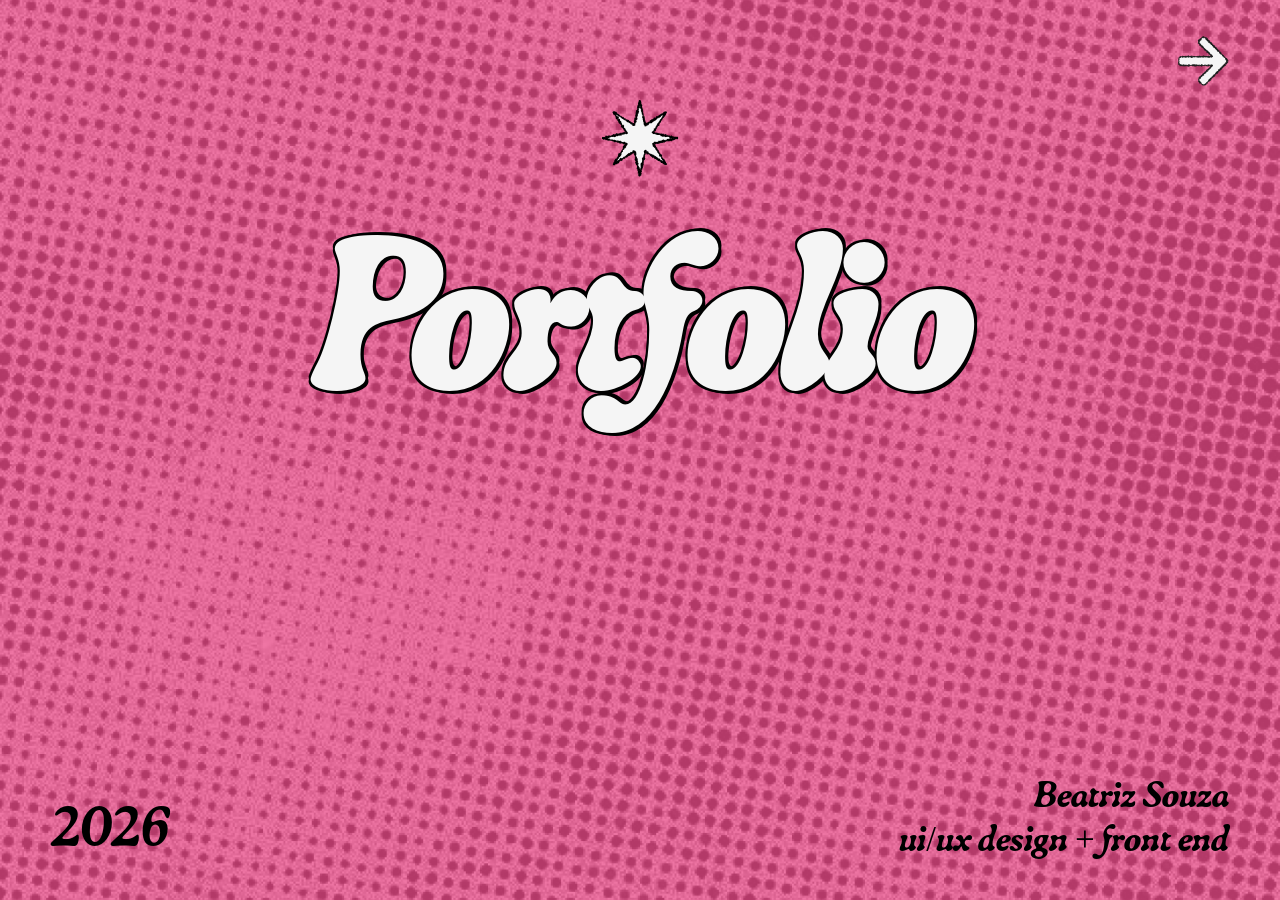
<file: index.html>
<!DOCTYPE html>
<html lang="en">
<head>
    <meta charset="UTF-8">
    <meta name="viewport" content="width=device-width, initial-scale=1.0">
    <title>Portfolio</title>

    <link rel="icon" type="image/svg" href="assets/star.svg" sizes="20x20">
    <link rel="stylesheet" href="styles.css">
</head>
<body>
    <main class="page">
        <img src="assets/star.svg" alt="" class="star"> <!-- estrela no título -->
         
        <h1 class="main-title">Portfolio</h1>

        <div class="footer"> <!-- rodapé c autoria -->
            <span class="year">2026</span>

            <div class="author">
                <p>Beatriz Souza</p>
                <p>ui/ux design + front end</p>
            </div>
        </div>

        <a href="about.html" class="bt-next">
            <img src="assets/arrow.svg" alt="next page">
        </a>

    </main>
</body>
</html>
</file>
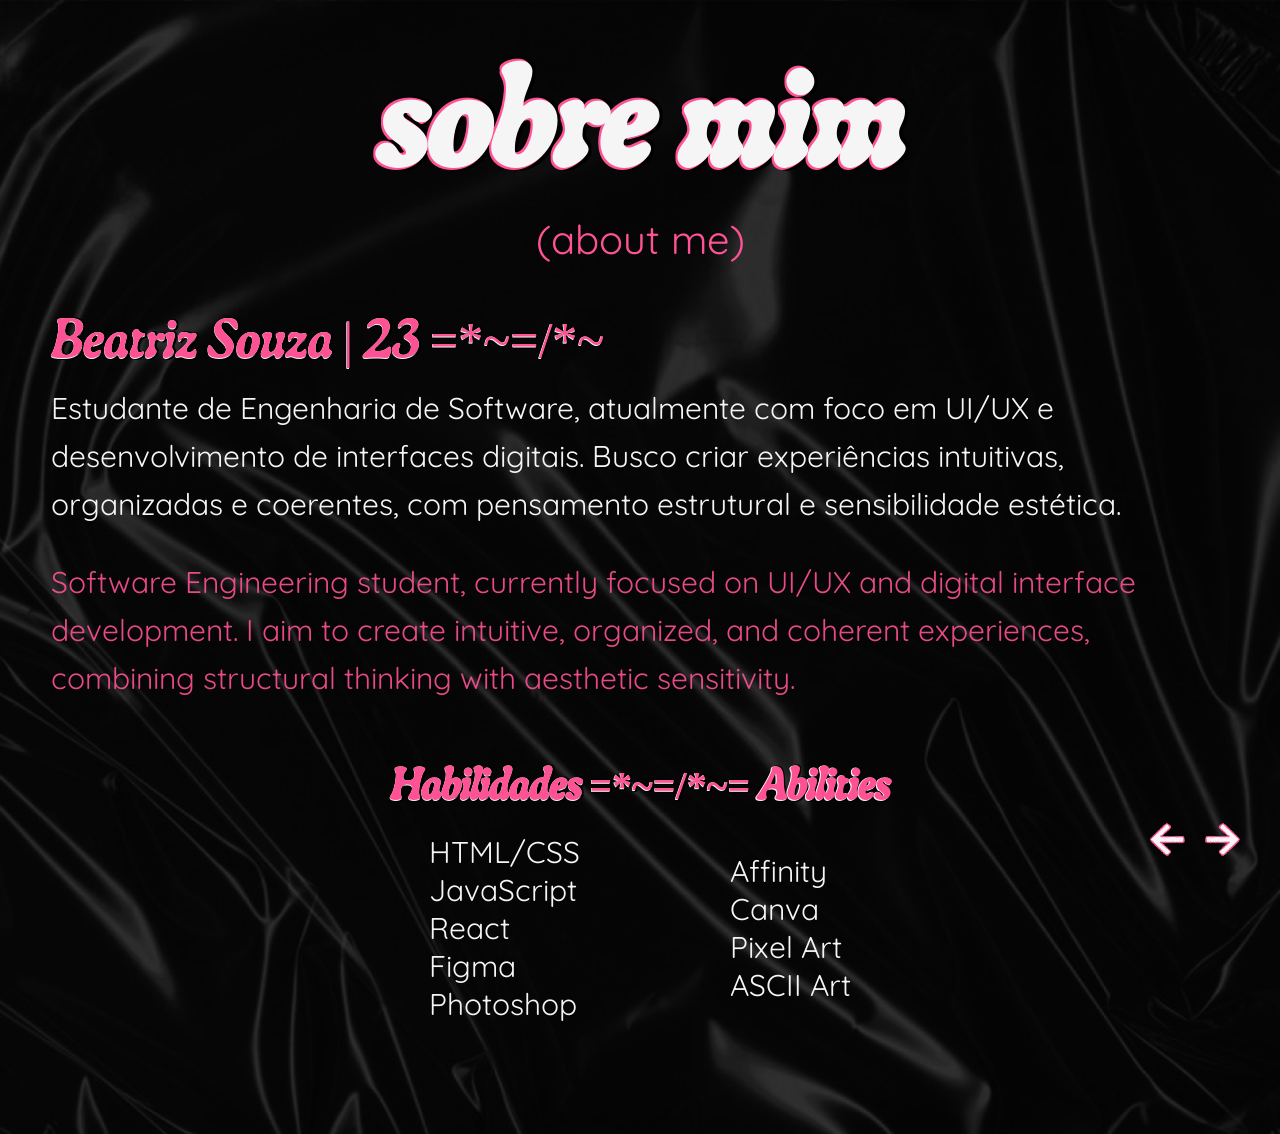
<file: about.html>
<!DOCTYPE html>
<html lang="en">
<head>
    <meta charset="UTF-8">
    <meta name="viewport" content="width=device-width, initial-scale=1.0">
    <title>Sobre mim</title>

    <link rel="icon" type="image/svg" href="assets/star.svg" sizes="20x20">
    <link rel="stylesheet" href="styles.css">
    <link rel="preconnect" href="https://fonts.googleapis.com">
    <link rel="preconnect" href="https://fonts.gstatic.com" crossorigin>
    <link href="https://fonts.googleapis.com/css2?family=Quicksand:wght@300..700&display=swap" rel="stylesheet">
</head>
<body>
    <main class="page-2">
        <div class="header-section">
            <h1 class="div-title">sobre mim</h1>
            <p class="subtitle">(about me)</p>
        </div>

        <div class="about-text">
            <p class="signature">Beatriz Souza | 23 =*~=/*~</p>
            <p>
                Estudante de Engenharia de Software, atualmente com foco em UI/UX e desenvolvimento de interfaces digitais.
                Busco criar experiências intuitivas, organizadas e coerentes, com pensamento estrutural e sensibilidade estética.
            </p>

            <p class="english-text">
                Software Engineering student, currently focused on UI/UX and digital interface development.
                I aim to create intuitive, organized, and coherent experiences, combining structural thinking with aesthetic sensitivity.
            </p>

        </div>

        <div class="skills">
            <h2 class="skills-title">
                Habilidades =*~=/*~= Abilities
            </h2>

            <div class="skills-list">
                <ul>
                    <li>HTML/CSS</li>
                    <li>JavaScript</li>
                    <li>React</li>
                    <li>Figma</li>
                    <li>Photoshop</li>
                </ul>

                <ul>
                    <li>Affinity</li>
                    <li>Canva</li>
                    <li>Pixel Art</li>
                    <li>ASCII Art</li>
                </ul>

            </div>

        </div>

        <div class="navigation">
            <a href="index.html" class="bt-prev">
                <img src="assets/arrow-left-pg.svg" alt="previous page">
            </a>

            <a href="p1.html" class="next previous">
                <img src="assets/arrow-pg.svg" alt="next page">
            </a>
        </div>

    </main>
    
</body>
</html>
</file>
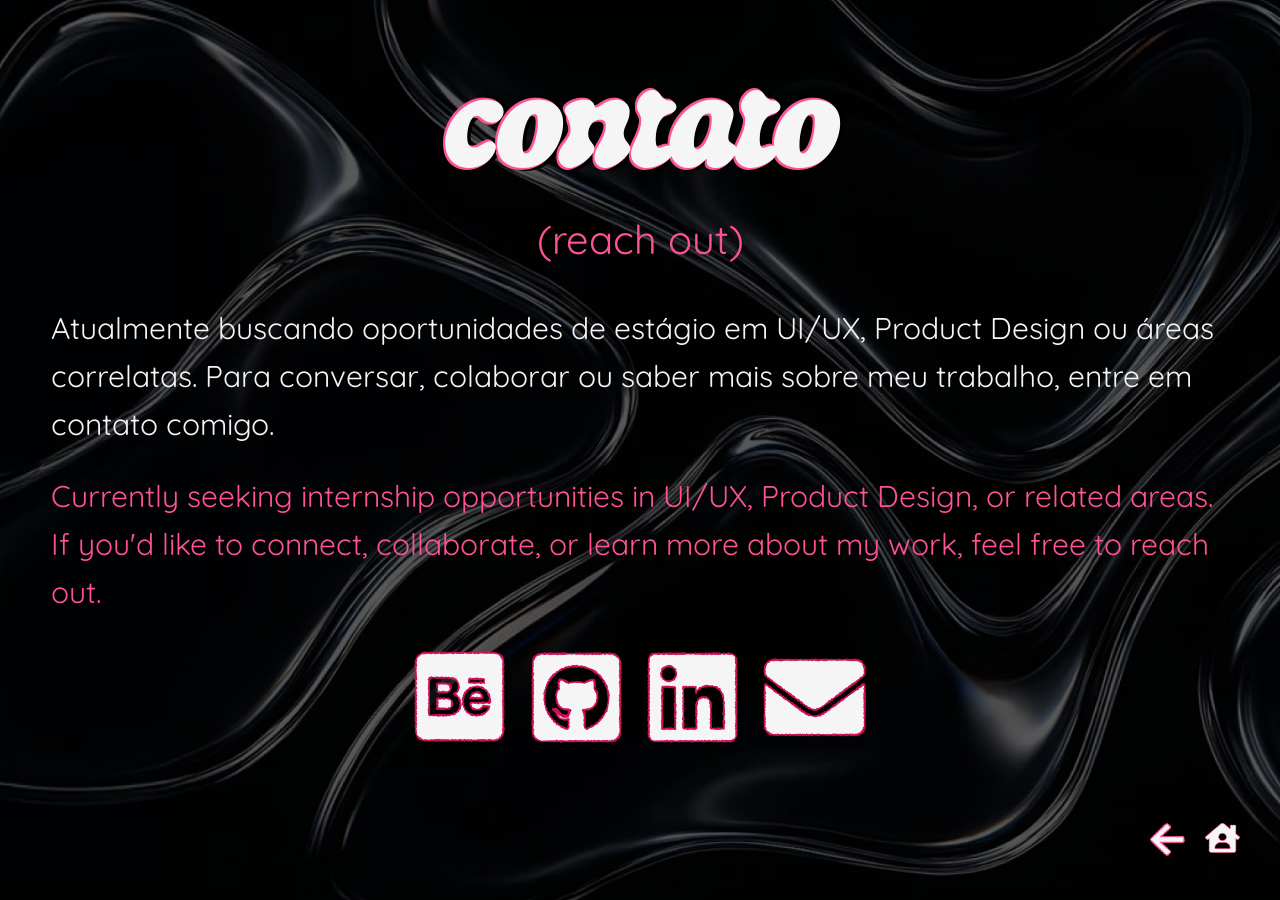
<file: contact.html>
<!DOCTYPE html>
<html lang="en">

<head>
    <meta charset="UTF-8">
    <meta name="viewport" content="width=device-width, initial-scale=1.0">
    <title>Contato</title>

    <link rel="icon" type="image/svg" href="assets/star.svg" sizes="20x20">
    <link rel="stylesheet" href="styles.css">
    <link rel="preconnect" href="https://fonts.googleapis.com">
    <link rel="preconnect" href="https://fonts.gstatic.com" crossorigin>
    <link href="https://fonts.googleapis.com/css2?family=Quicksand:wght@300..700&display=swap" rel="stylesheet">
</head>

<body>
    <main class="page-contact">
        <div class="header-div">
            <h1 class="div-title">contato</h1>
            <p class="subtitle">(reach out)</p>
        </div>

        <div class="contact-text">
            <p>Atualmente buscando oportunidades de estágio em UI/UX, Product Design ou áreas correlatas. Para conversar, colaborar ou saber mais sobre meu trabalho, entre em contato comigo.</p>
            <p class="contact-en">Currently seeking internship opportunities in UI/UX, Product Design, or related areas. If you'd like to connect, collaborate, or learn more about my work, feel free to reach out.</p>
        </div>

        <div class="social-links">
            <a class="social-bt" target="_blank"
            href="https://www.behance.net/bibisouza">
                <img src="assets/behance.svg" alt="behance">
            </a>
            <a class="social-bt" target="_blank"
            href="https://github.com/bibisouza">
                <img src="assets/github.svg" alt="github">
            </a>
            <a class="social-bt" target="_blank"
            href="https://www.linkedin.com/in/beatriz-souza-70a09b217/">
                <img src="assets/linkedin.svg" alt="linkedin">
            </a>
            <a class="social-bt" target="_blank"
            href="mailto:souzaxbia@outlook.com">
                <img src="assets/mail.svg" alt="e-mail">
            </a>
        </div>

        <div class="navigation">
            <a href="p3.html" class="bt-prev">
                <img src="assets/arrow-left-pg.svg" alt="previous page">
            </a>

            <a href="index.html" class="next previous">
                <img src="assets/home.svg" alt="home">
            </a>
        </div>
    </main>

</body>

</html>
</file>
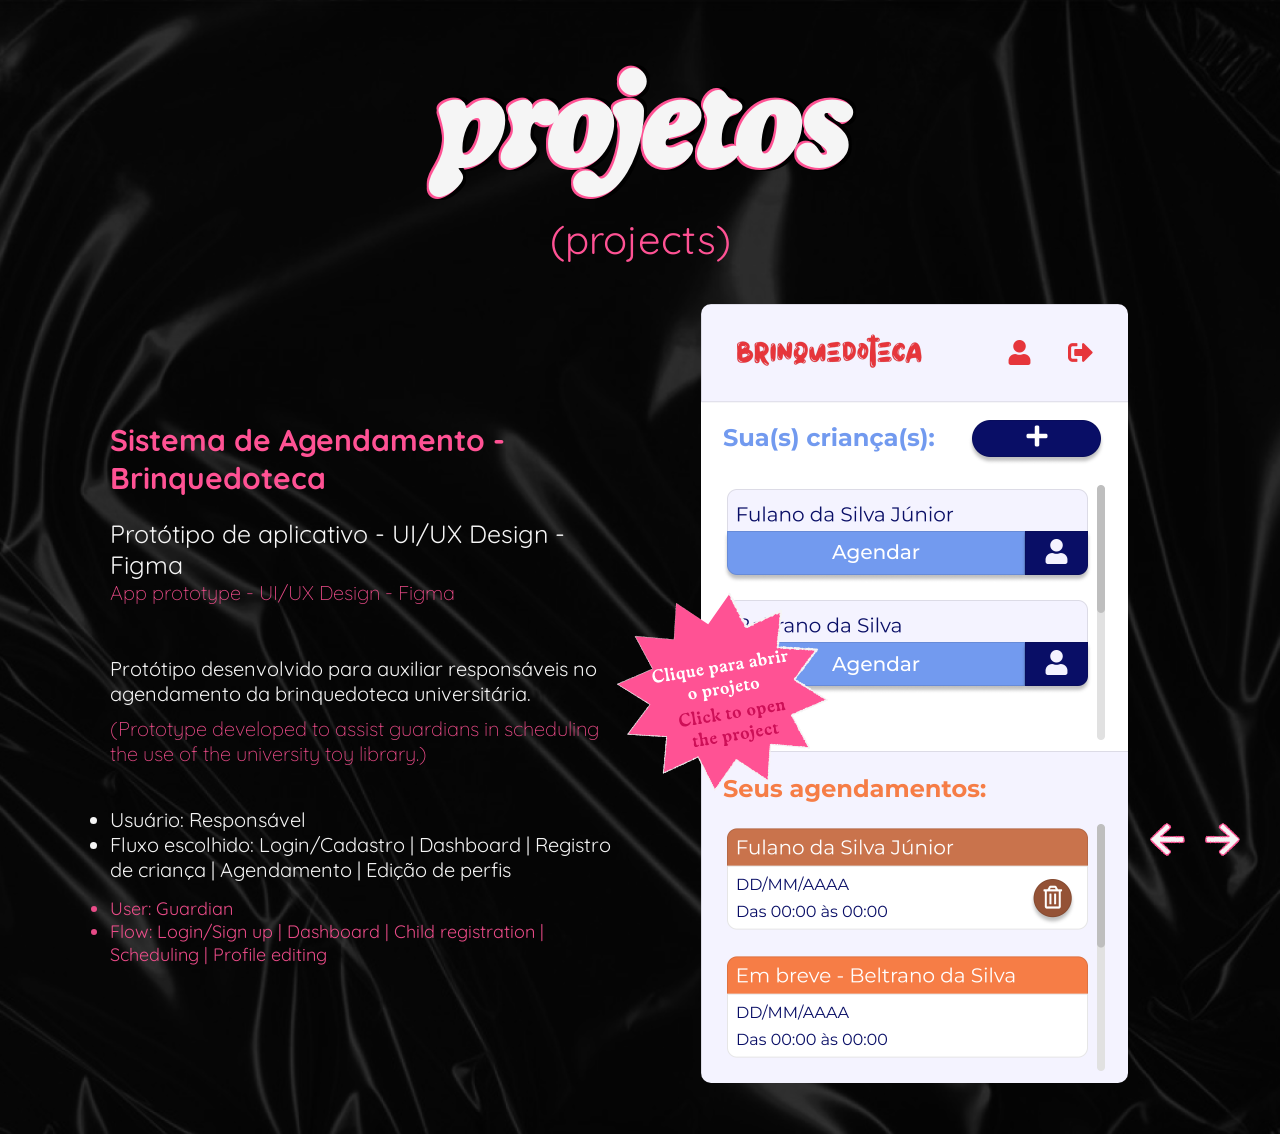
<file: p1.html>
<!DOCTYPE html>
<html lang="en">
<head>
    <meta charset="UTF-8">
    <meta name="viewport" content="width=device-width, initial-scale=1.0">
    <title>Projetos</title>

    <link rel="icon" type="image/svg" href="assets/star.svg" sizes="20x20">
    <link rel="stylesheet" href="styles.css">
    <link rel="preconnect" href="https://fonts.googleapis.com">
    <link rel="preconnect" href="https://fonts.gstatic.com" crossorigin>
    <link href="https://fonts.googleapis.com/css2?family=Quicksand:wght@300..700&display=swap" rel="stylesheet">
</head>
<body>
    <main class="page-3">
        <div class="header-div">
            <h1 class="div-title">projetos</h1>
            <p class="subtitle">(projects)</p>
        </div>

        <div class="project-container">
            <div class="project-info">
                <p class="project-title">Sistema de Agendamento - Brinquedoteca</p>
                <p class="project-category">Protótipo de aplicativo - UI/UX Design - Figma</p>
                <p class="subtitle-en">App prototype - UI/UX Design - Figma</p>

                <p class="project-description">
                    Protótipo desenvolvido para auxiliar responsáveis no agendamento da brinquedoteca universitária.
                </p>
                <p class="proj-description-en">
                    (Prototype developed to assist guardians in scheduling the use of the university toy library.)
                </p>

                <div class="project-flow">
                    <ul class="list-flow">
                        <li>Usuário: Responsável</li>
                        <li>Fluxo escolhido: Login/Cadastro | Dashboard | Registro de criança | Agendamento | Edição de perfis</li>
                    </ul>

                    <ul class="list-flow-en">
                        <li>User: Guardian</li>
                        <li>Flow: Login/Sign up | Dashboard | Child registration | Scheduling | Profile editing</li>
                    </ul>
                </div>
            </div>

            <div class="project-visual">
                <img src="assets/brinquedoteca.png" alt="Brinquedoteca" class="brinq-img">
                <a class="star-banner" href="https://www.behance.net/gallery/244156191/Brinquedoteca" target="_blank">
                    <img src="assets/star-banner.svg" alt="Clique para abrir">
                </a>
            </div>
        </div>

        <div class="navigation">
            <a href="about.html" class="bt-prev">
                <img src="assets/arrow-left-pg.svg" alt="previous page">
            </a>
                
            <a href="p2.html" class="next previous">
                <img src="assets/arrow-pg.svg" alt="next page">
            </a>
        </div>
    </main>
</body>
</html>
</file>
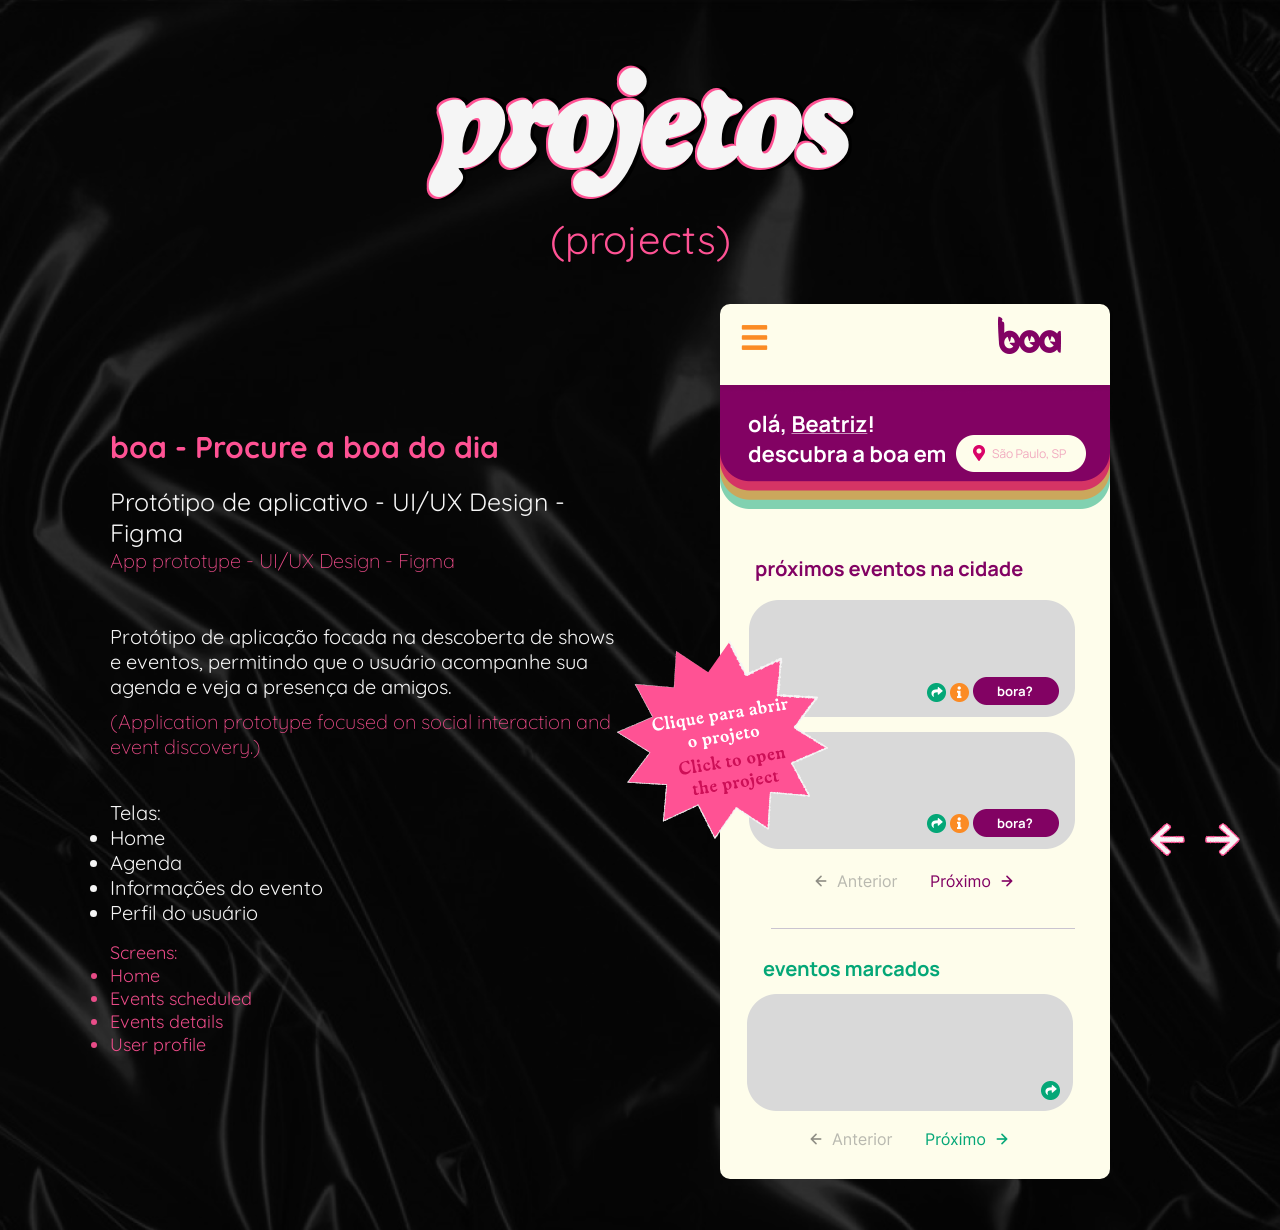
<file: p2.html>
<!DOCTYPE html>
<html lang="en">
<head>
    <meta charset="UTF-8">
    <meta name="viewport" content="width=device-width, initial-scale=1.0">
    <title>Projetos</title>

    <link rel="icon" type="image/svg" href="assets/star.svg" sizes="20x20">
    <link rel="stylesheet" href="styles.css">
    <link rel="preconnect" href="https://fonts.googleapis.com">
    <link rel="preconnect" href="https://fonts.gstatic.com" crossorigin>
    <link href="https://fonts.googleapis.com/css2?family=Quicksand:wght@300..700&display=swap" rel="stylesheet">
</head>
<body>
    <main class="page-4">
        <div class="header-div">
            <h1 class="div-title">projetos</h1>
            <p class="subtitle">(projects)</p>
        </div>

        <div class="project-container">
            <div class="project-info">
                <p class="project-title">boa - Procure a boa do dia</p>
                <p class="project-category">Protótipo de aplicativo - UI/UX Design - Figma</p>
                <p class="subtitle-en">App prototype - UI/UX Design - Figma</p>

                <p class="project-description">
                    Protótipo de aplicação focada na descoberta de shows e eventos, permitindo que o usuário acompanhe sua agenda e veja a presença de amigos.
                </p>
                <p class="proj-description-en">
                   (Application prototype focused on social interaction and event discovery.)
                </p>

                <div class="project-flow">
                    <ul class="list-flow">Telas:
                        <li>Home</li>
                        <li>Agenda</li>
                        <li>Informações do evento</li>
                        <li>Perfil do usuário</li>
                    </ul>

                    <ul class="list-flow-en">Screens:
                        <li>Home</li>
                        <li>Events scheduled</li>
                        <li>Events details</li>
                        <li>User profile</li>
                    </ul>
                </div>
            </div>

            <div class="project-visual">
                <img src="assets/boa-app.png" alt="boa" class="boa-img">
                <a class="star-banner" href="https://www.behance.net/gallery/244454689/boa-Event-discovery" target="_blank">
                    <img src="assets/star-banner.svg" alt="Clique para abrir">
                </a>
            </div>
        </div>

        <div class="navigation">
            <a href="p1.html" class="bt-prev">
                <img src="assets/arrow-left-pg.svg" alt="previous page">
            </a>
                
            <a href="p3.html" class="next previous">
                <img src="assets/arrow-pg.svg" alt="next page">
            </a>
        </div>
    </main>
</body>
</html>
</file>
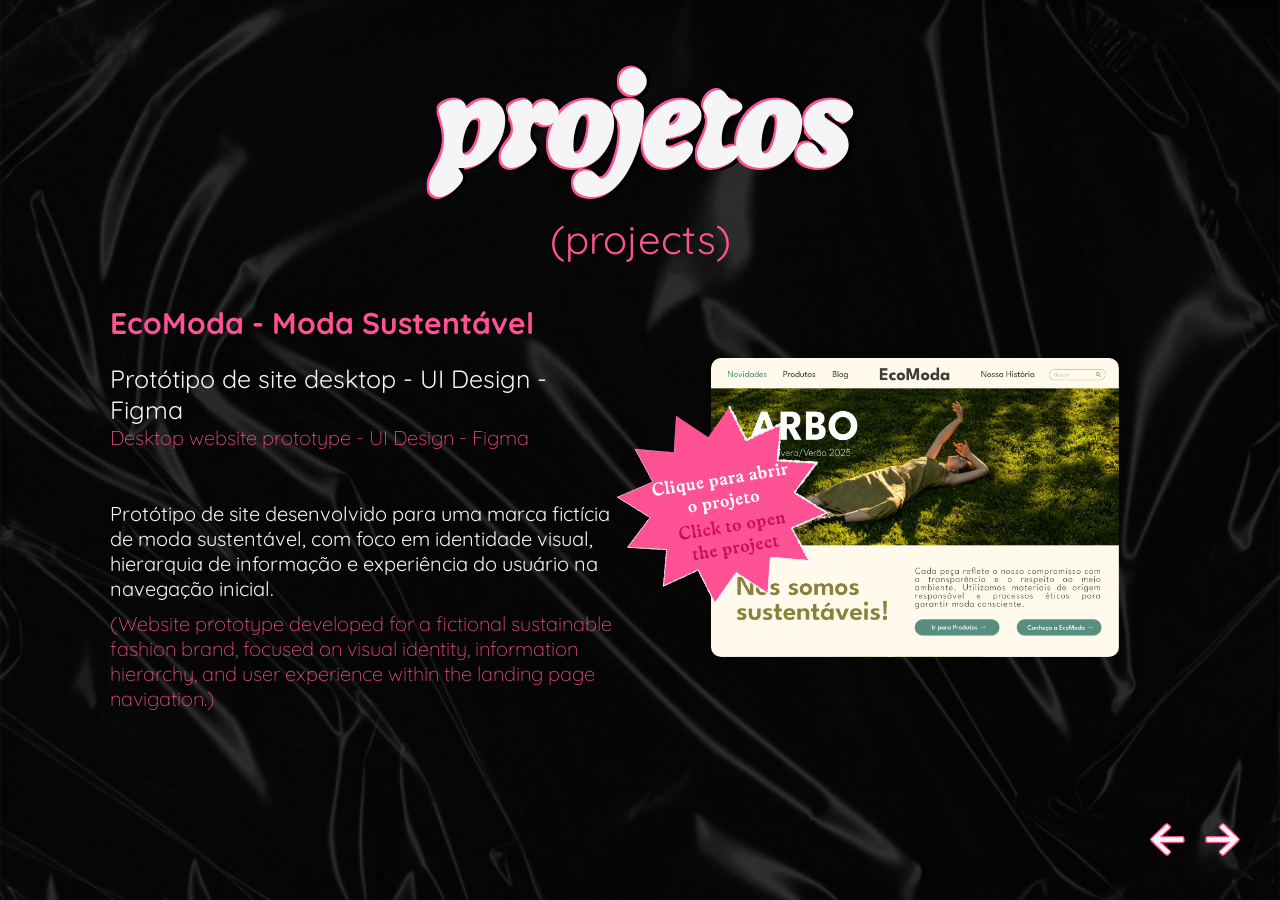
<file: p3.html>
<!DOCTYPE html>
<html lang="en">
<head>
    <meta charset="UTF-8">
    <meta name="viewport" content="width=device-width, initial-scale=1.0">
    <title>Projetos</title>

    <link rel="icon" type="image/svg" href="assets/star.svg" sizes="20x20">
    <link rel="stylesheet" href="styles.css">
    <link rel="preconnect" href="https://fonts.googleapis.com">
    <link rel="preconnect" href="https://fonts.gstatic.com" crossorigin>
    <link href="https://fonts.googleapis.com/css2?family=Quicksand:wght@300..700&display=swap" rel="stylesheet">
</head>
<body>
    <main class="page-5">
        <div class="header-div">
            <h1 class="div-title">projetos</h1>
            <p class="subtitle">(projects)</p>
        </div>

        <div class="project-container">
            <div class="project-info">
                <p class="project-title">EcoModa - Moda Sustentável</p>
                <p class="project-category">Protótipo de site desktop - UI Design - Figma</p>
                <p class="subtitle-en">Desktop website prototype - UI Design - Figma</p>

                <p class="project-description">
                    Protótipo de site desenvolvido para uma marca fictícia de moda sustentável, com foco em identidade visual, hierarquia de informação e experiência do usuário na navegação inicial.
                </p>
                <p class="proj-description-en">
                   (Website prototype developed for a fictional sustainable fashion brand, focused on visual identity, information hierarchy, and user experience within the landing page navigation.)
                </p>
            </div>

            <div class="project-visual">
                <img src="assets/ecomoda.png" alt="eco" class="eco-img">
                <a class="star-banner" href="https://www.behance.net/gallery/246249255/EcoModa" target="_blank">
                    <img src="assets/star-banner.svg" alt="Clique para abrir">
                </a>
            </div>
        </div>

        <div class="navigation">
            <a href="p2.html" class="bt-prev">
                <img src="assets/arrow-left-pg.svg" alt="previous page">
            </a>
                
            <a href="contact.html" class="next previous">
                <img src="assets/arrow-pg.svg" alt="next page">
            </a>
        </div>
    </main>
</body>
</html>
</file>
<file: styles.css>
* {
  margin: 0;
  padding: 0;
  box-sizing: border-box;
}

@font-face {
  font-family: "GayaTrial";
  src: url(assets/GAYATRIAL-ITALIC.OTF) format("opentype");
  font-weight: normal;
}

/* página */

body {
  min-height: 100vh;
  background-color: #ff5294;
  background-image: url("assets/textura.png");
  background-size: cover;
  background-position: center;
  font-family: "Quicksand", sans-serif;
}

.page {
  position: relative;
  min-height: 100vh;
  padding: clamp(20px, 4vw, 60px);
}

.main-title {
  font-family: "GayaTrial";
  font-size: clamp(150px, 15vw, 340px);
  color: #f5f5f5;
  text-align: center;
  margin-top: clamp(200px, 20vh, 180px);
  line-height: 0.9;

  text-shadow: 
  -2px -2px 0 #000,
  3px -3px 0 #000,
  -2px 2px 0 #000,
  3px 3px 0 #000;
}

.star {
  position: absolute;
  top: clamp(100px, 6vh, 100px);
  left: 50%;
  transform: translateX(-50%);
  width: clamp(40px, 6vw, 320px);
}

.footer {
  position: absolute;
  bottom: clamp(20px, 4vh, 60px);
  left: clamp(20px, 4vw, 60px);
  right: clamp(20px, 4vw, 60px);
  display: flex;
  justify-content: space-between;
  align-items: flex-end;
}

.year {
  font-family: "GayaTrial";
  font-size: clamp(24px, 4vw, 50px);
}

.author {
  text-align: right;
  font-family: "GayaTrial";
  font-size: clamp(20px, 4vw, 35px);
}

.bt-next {
  position: absolute;
  top: clamp(20px, 4vh, 60px);
  right: clamp(20px, 4vw, 60px);
}

.bt-next img {
  width: clamp(30px, 4vw, 60px);
}

/* sobre mim */

.page-2 {
  background-color: #000;
  background-image: url("assets/banner.png");
  background-size: cover;
  background-position: center;
  position:absolute;
  min-height: 100vh;
  padding: clamp(20px, 4vw, 60px);
}

.banner img {
 width: 100%;
 display: block;
 margin: 40px 0;
}

.header-div {
  text-align: center;
  margin-bottom: 40px;
}

.div-title {
  font-family: "GayaTrial";
  font-size: 130px;
  align-items: center;
  text-align: center;
  color: #f5f5f5;

  text-shadow: 
  -2px -2px 0 #ff5294,
  3px -3px 0 #000,
  -2px 2px 0 #ff5294,
  3px 3px 0 #000;
}

.subtitle {
  font-family: "Quicksand";
  align-items: center;
  text-align: center;
  color: #ff5294;
  font-size: 40px;
}

.signature {
  font-size: 50px;
  margin-top: 20px;
  font-family: "GayaTrial";
  color: #ff5294;

  text-shadow: 
  -0.5px -0.5px 0 #f5f5f5,
  1.5px -1.5px 0 #000,
  -0.5px 0.5px 0 #f5f5f5,
  1.5px 1.5px 0 #000;
}

.about-text {
  margin-top: 40px;
  font-size: 30px;
  color: #f5f5f5;
  line-height: 1.6;
}

.english-text {
  color: #ff5294;
  margin-top: 30px;
  opacity: 0.9;
}

.skills {
  margin: 60px;
}

.skills-title {
  font-family: "GayaTrial";
  font-size: 40px;
  color: #ff5294;
  align-items: center;
  text-align: center;
  margin-bottom: 20px;

  text-shadow: 
  -0.5px -0.5px 0 #f5f5f5,
  1.5px -1.5px 0 #000,
  -0.5px 0.5px 0 #f5f5f5,
  1.5px 1.5px 0 #000;
}

.skills-list {
  display: flex;
  gap: 150px;
  flex-wrap: wrap;
  align-items: center;
  justify-content: center;
}

.skills-list ul {
  list-style: none;
  font-size: 30px;
  color: #f5f5f5;
}

.navigation {
  position: fixed;
  bottom: 40px;
  right: 40px;
  display: flex;
  gap: 20px;
}

.navigation img {
  width: clamp(25px, 4vw, 35px);
}

/* 3ª página */
.page-3 {
  position: relative;
  background-color: #000;
  background-image: url("assets/banner.png");
  background-size: cover;
  background-position: center;
  min-height: 100vh;
  padding: clamp(20px, 4vw, 60px);
}

.project-container {
  font-family: "Quicksand", sans-serif;
  display: flex;
  align-items: center;
  justify-content: space-between;
  padding: 0 5%;
}

.project-info {
  flex: 1;
}

.project-title {
  color: #ff5294;
  font-weight: bold;
  font-size: clamp(20px, 4vw, 30px);
}

.project-category {
  color: #f5f5f5;
  font-size: clamp(15px, 4vw, 25px);
  margin-top: 4%;
}

.subtitle-en {
  color: #ff5294;
  font-size: 20px;
  font-weight: lighter;
  opacity: 0.9;
}

.project-description {
  color: #f5f5f5;
  font-size: clamp(15px, 3vw, 20px);
  margin-top: 10%;
}

.proj-description-en {
  color: #ff5294;
  font-size: 20px;
  font-weight: lighter;
  opacity: 0.9;
}

.project-visual {
  flex: 1;
  position: relative;
  display: flex;
  justify-content: center;
}

.list-flow {
  color: #f5f5f5;
  font-size: 20px;
  margin-top: 15%;
}

.list-flow-en {
  color: #ff5294;
  font-size: 15px;
  margin-top: 3%;
  opacity: 0.9;
}

.brinq-img {
  max-width: 100%;
  height: auto;
  border-radius: 10px;
}

.star-banner {
  position: absolute;
  left: -50px;
  top: 50%;
  transform: translateY(-50%);
  width: 150px;
  cursor: pointer;
  transition: transform 0.3s ease;
}

.star-banner:hover {
  transform: translateY(-50%) scale(1.1);
}

/* 4ª página */
.page-4 {
  position: relative;
  background-color: #000;
  background-image: url("assets/banner.png");
  background-size: cover;
  background-position: center;
  min-height: 100vh;
  padding: clamp(20px, 4vw, 60px);
}

.project-container {
  font-family: "Quicksand", sans-serif;
  display: flex;
  align-items: center;
  justify-content: space-between;
  gap: 40px;
  padding: 0 5%;
}

.project-info {
  flex: 1;
}

.project-title {
  color: #ff5294;
  font-weight: bold;
  font-size: clamp(20px, 4vw, 30px);
}

.project-category {
  color: #f5f5f5;
  font-size: clamp(15px, 4vw, 25px);
  margin-top: 4%;
}

.subtitle-en {
  color: #ff5294;
  font-size: 20px;
  font-weight: lighter;
  opacity: 0.9;
}

.project-description {
  color: #f5f5f5;
  font-size: clamp(15px, 3vw, 20px);
  margin-top: 10%;
}

.proj-description-en {
  color: #ff5294;
  margin-top: 2%;
  font-size: 20px;
  font-weight: lighter;
  opacity: 0.9;
}

.project-visual {
  flex: 1;
  position: relative;
  display: flex;
  justify-content: center;
}

.list-flow {
  color: #f5f5f5;
  font-size: 20px;
  margin-top: 8%;
}

.list-flow-en {
  color: #ff5294;
  font-size: 18px;
  margin-top: 3%;
  opacity: 0.9;
}

.boa-img {
  max-width: 100%;
  height: auto;
  border-radius: 10px;
}

.star-banner {
  position: absolute;
  left: -50px;
  top: 50%;
  transform: translateY(-50%);
  width: 150px;
  cursor: pointer;
  transition: transform 0.3s ease;
}

.star-banner:hover {
  transform: translateY(-50%) scale(1.1);
}

/* 5ª página */
.page-5 {
  position: relative;
  background-color: #000;
  background-image: url("assets/banner.png");
  background-size: cover;
  background-position: center;
  min-height: 100vh;
  padding: clamp(20px, 4vw, 60px);
}

.project-container {
  font-family: "Quicksand", sans-serif;
  display: flex;
  align-items: center;
  justify-content: space-between;
  gap: 40px;
  padding: 0 5%;
}

.project-info {
  flex: 1;
}

.project-title {
  color: #ff5294;
  font-weight: bold;
  font-size: clamp(20px, 4vw, 30px);
}

.project-category {
  color: #f5f5f5;
  font-size: clamp(15px, 4vw, 25px);
  margin-top: 4%;
}

.subtitle-en {
  color: #ff5294;
  font-size: 20px;
  font-weight: lighter;
  opacity: 0.9;
}

.project-description {
  color: #f5f5f5;
  font-size: clamp(15px, 3vw, 20px);
  margin-top: 10%;
}

.proj-description-en {
  color: #ff5294;
  font-size: 20px;
  font-weight: lighter;
  opacity: 0.9;
}

.project-visual {
  flex: 1;
  position: relative;
  display: flex;
  justify-content: center;
}

.eco-img {
  max-width: 80%;
  height: auto;
  border-radius: 10px;
}

.star-banner {
  position: absolute;
  left: -50px;
  top: 50%;
  transform: translateY(-50%);
  width: 150px;
  cursor: pointer;
  transition: transform 0.3s ease;
}

.star-banner:hover {
  transform: translateY(-50%) scale(1.1);
}

/* página de contato */
.page-contact {
  position: relative;
  background-color: #000;
  background-image: url("assets/bubble.png");
  background-size: cover;
  background-position: center;
  min-height: 100vh;
  padding: clamp(20px, 4vw, 60px);
}

.contact-text {
  color: #f5f5f5;
  font-size: 30px;
  max-width: 1350px;
  align-items: center;
  margin: 0 auto;
  line-height: 1.6;
}

.contact-en {
  color: #ff5294;
  font-size: 30px;
  margin-top: 2%;
}

.social-links {
  display: flex;
  justify-content: center;
  align-items: center;
  gap: 25px;
  margin-top: 3%;
}

.social-btn img {
  width: 15px;
  height: auto;
  transition: transform 0.3s ease, filter 0.3s ease;
}

.social-btn:hover img {
  transform: scale(1.1);
  filter: brightness(1.2);
}

/* responsividade */
@media (max-width: 768px) {
  
    .main-title {
        font-size: clamp(80px, 20vw, 150px);
        margin-top: 15vh;
    }

    .footer {
        flex-direction: column;
        align-items: center;
        gap: 10px;
        text-align: center;
    }

    .div-title {
        font-size: 70px;
    }
    
    .about-text {
        font-size: 20px;
    }

    .skills-list {
        gap: 30px;
        flex-direction: column; 
    }

    /* Páginas de Projetos (3, 4 e 5) */
    .project-container {
        flex-direction: column;
        text-align: center;
        gap: 30px;
    }

    .project-info, .project-visual {
        width: 100%;
    }

    .star-banner {
        left: 50%;
        top: -20px;
        transform: translateX(-50%);
    }
    
    .star-banner:hover {
        transform: translateX(-50%) scale(1.1);
    }

    .contact-text, .contact-en {
        font-size: 18px;
    }

    .social-links img {
        width: 40px; 
    }

    .navigation {
        right: 20px;
        bottom: 20px;
    }
}
</file>
